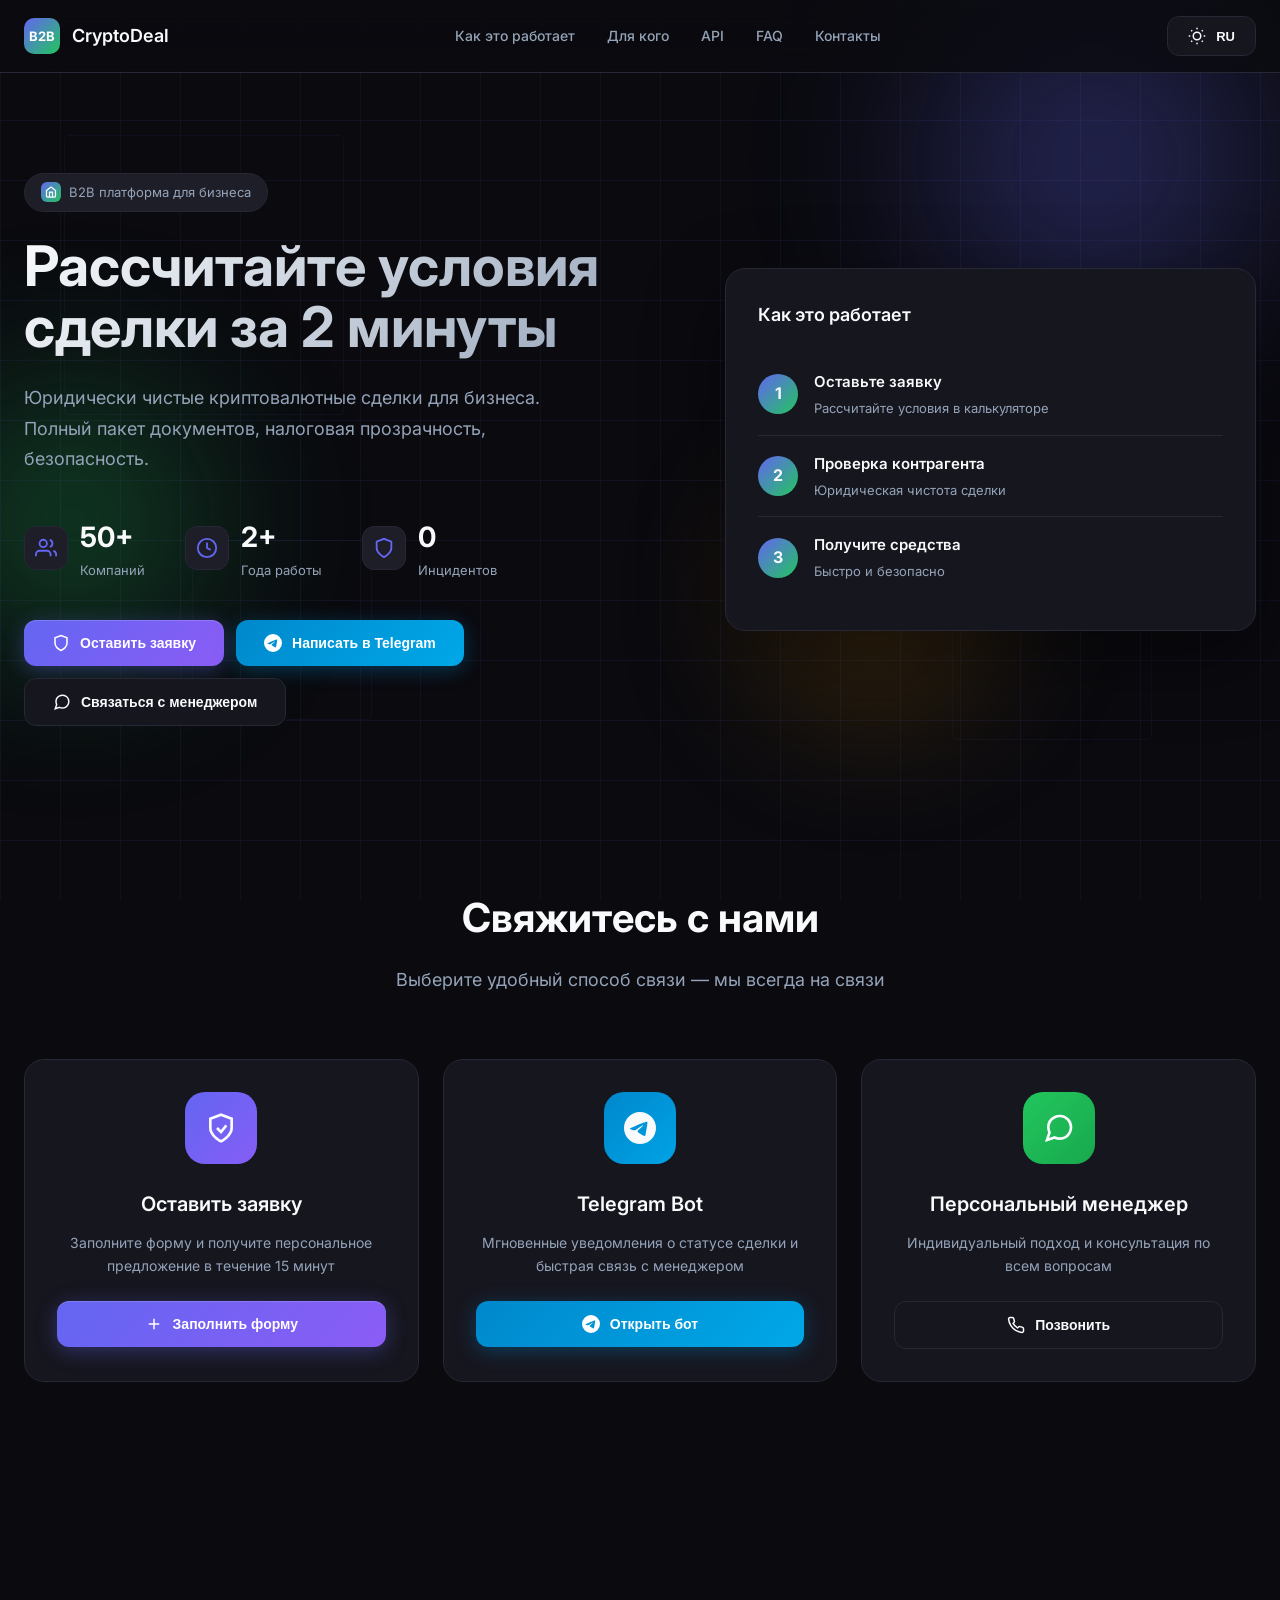
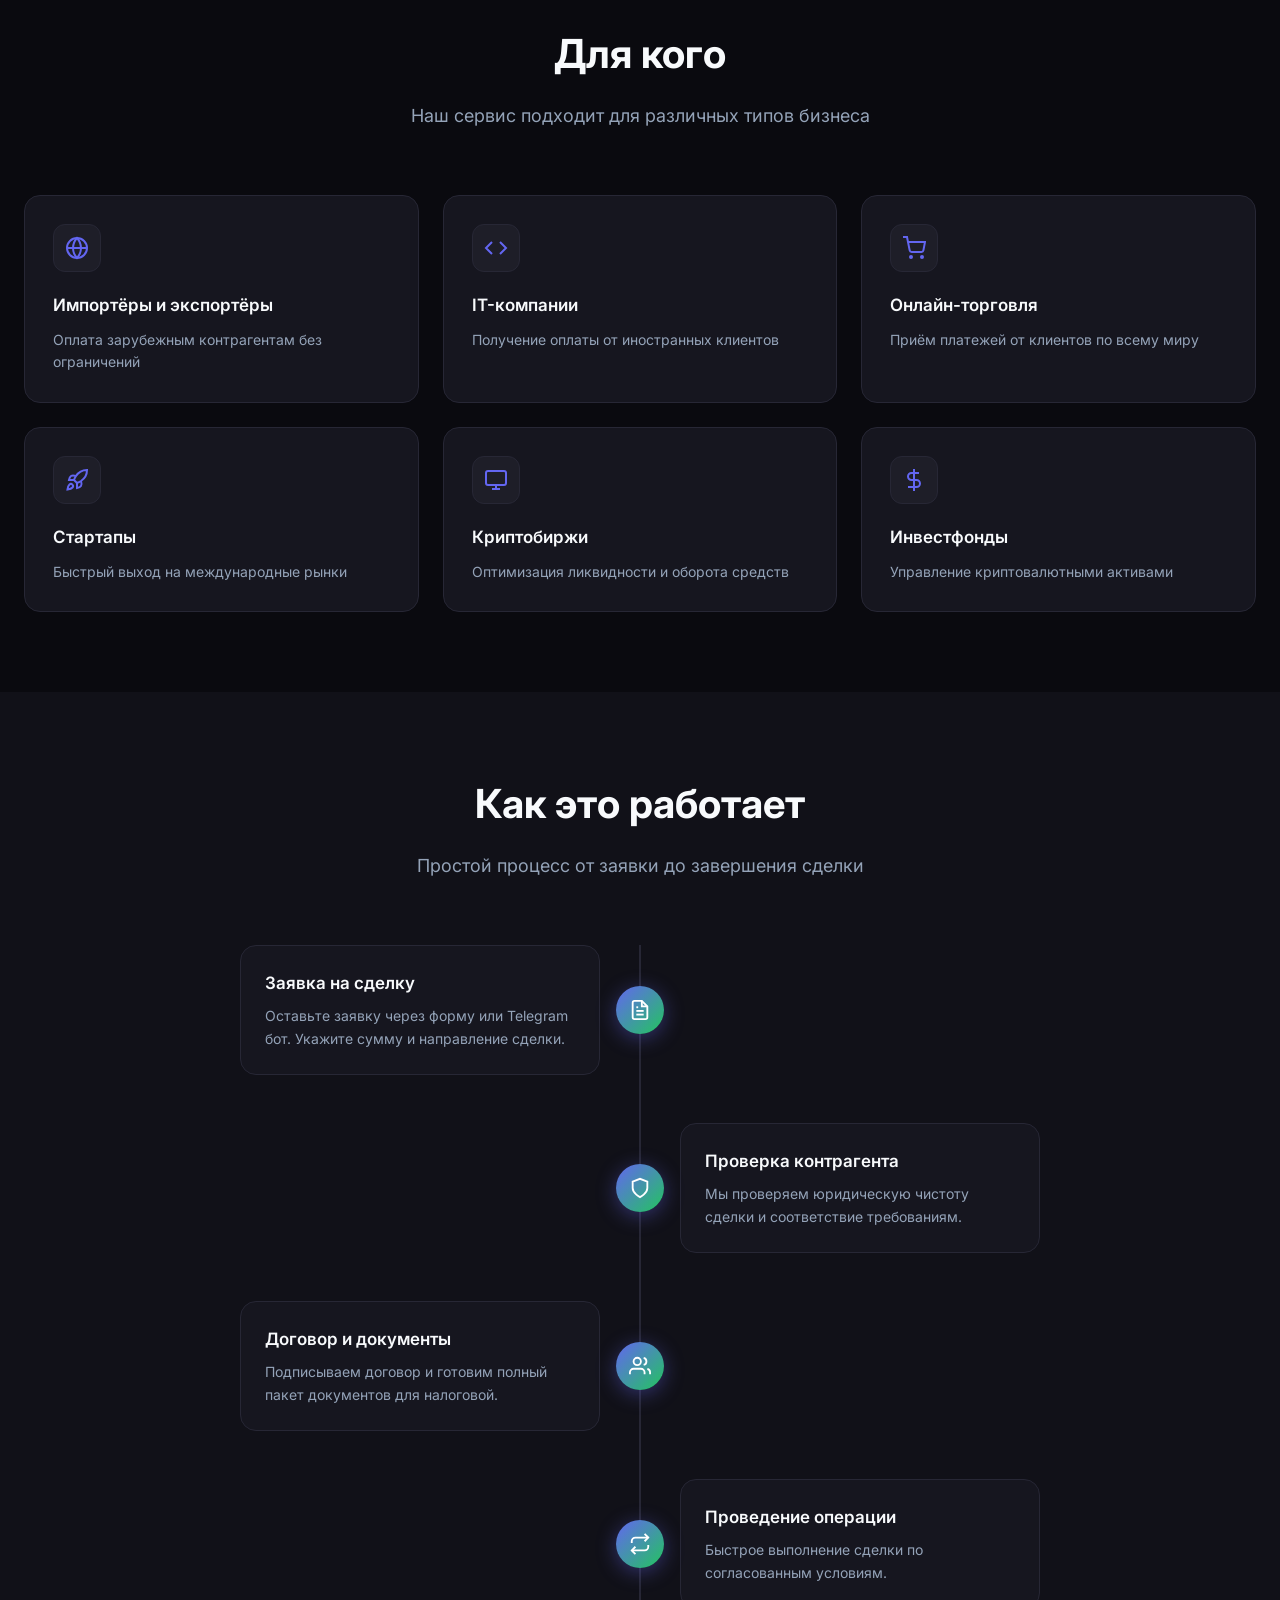
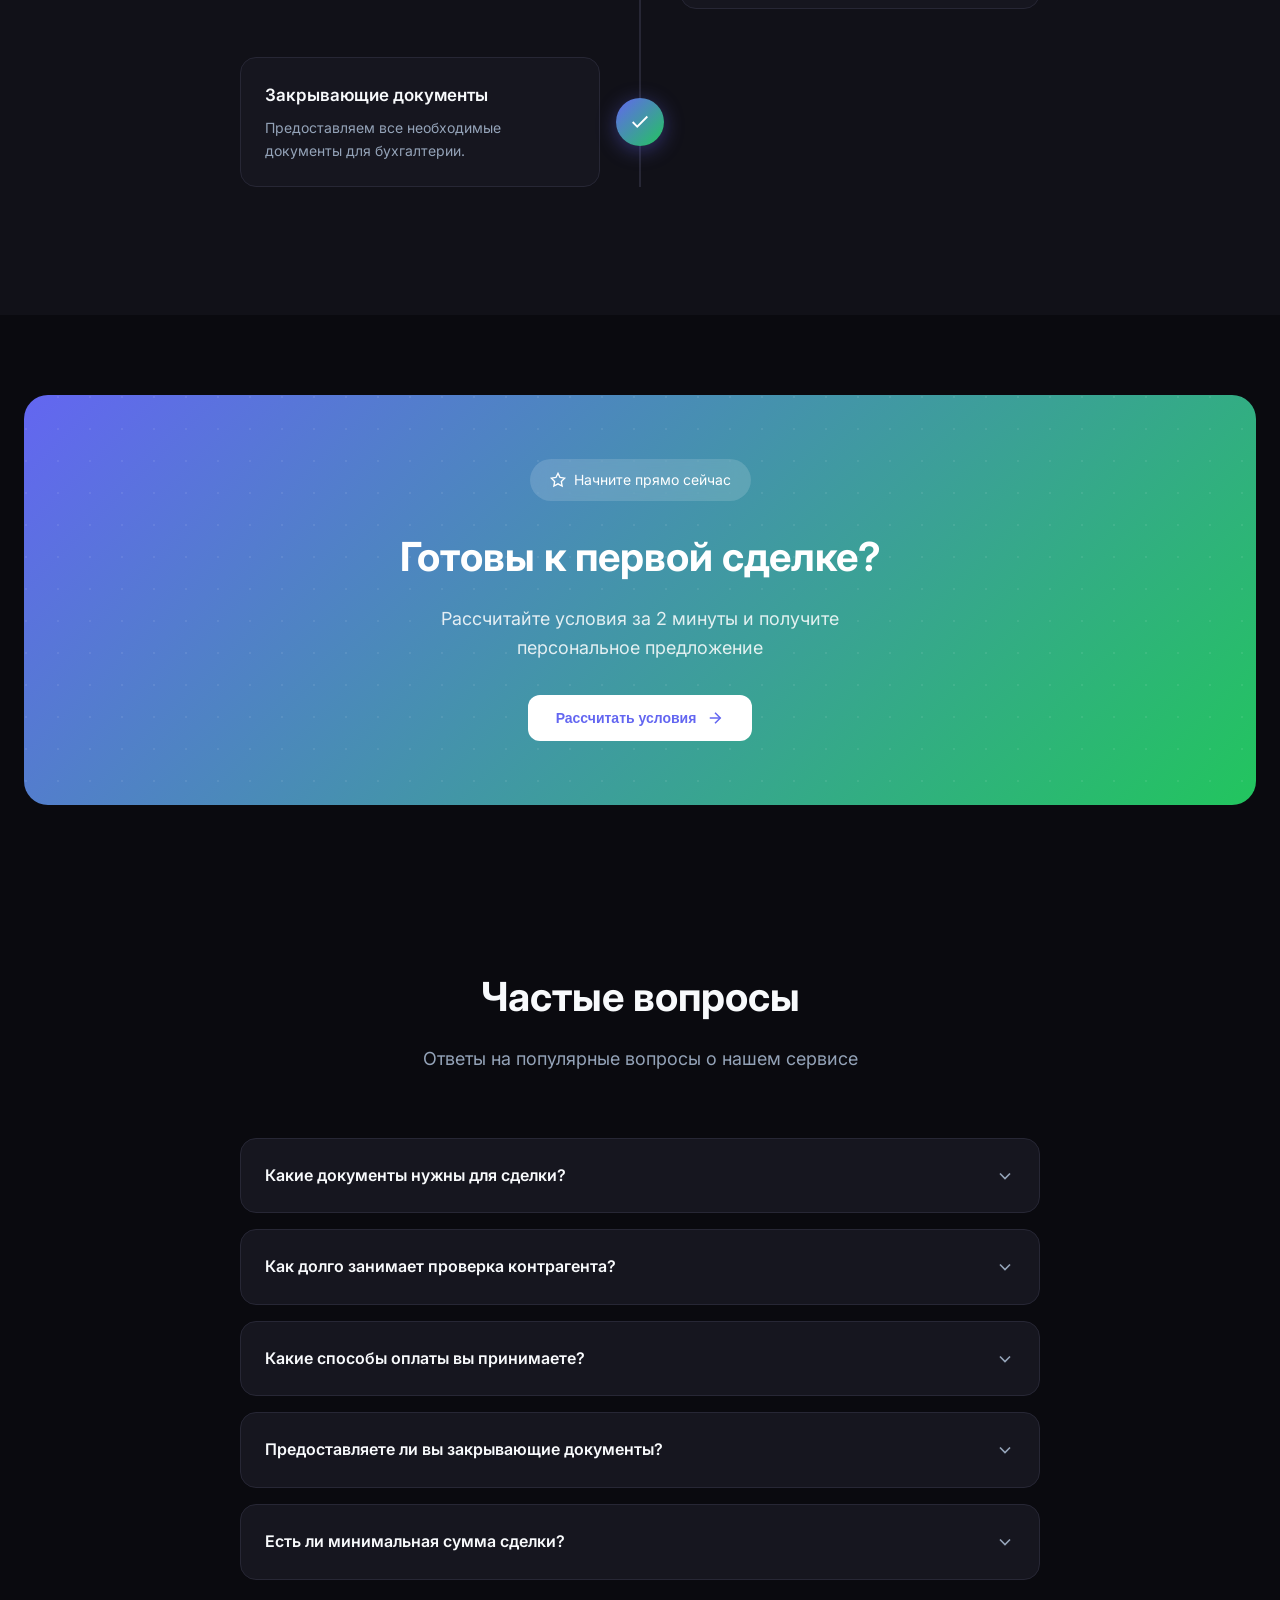
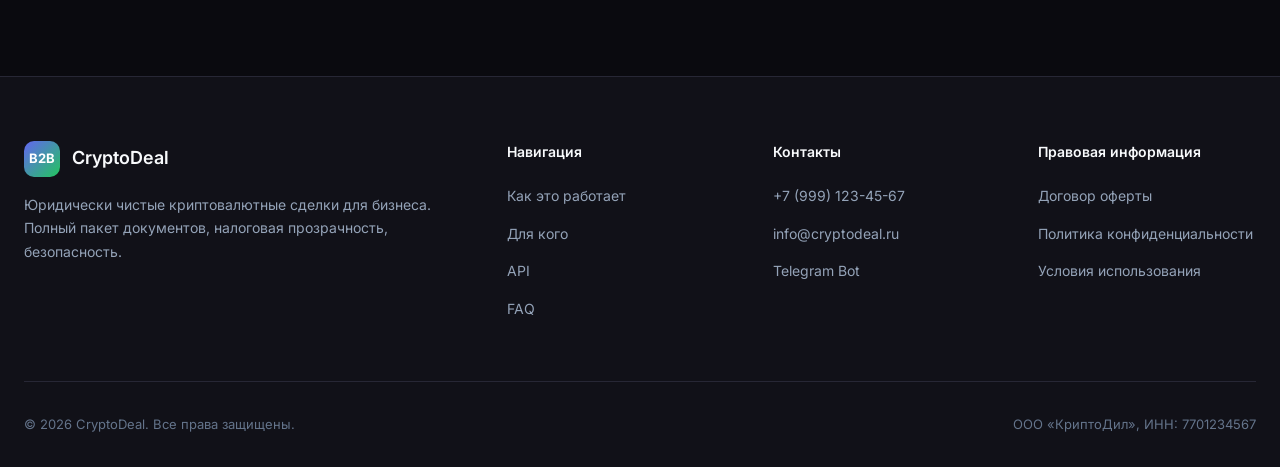
<file: docs/front change/index.html>
<!DOCTYPE html>
<html lang="ru">
<head>
    <meta charset="UTF-8">
    <meta name="viewport" content="width=device-width, initial-scale=1.0">
    <title>CryptoDeal - Визуальный макет улучшений</title>
    <link rel="preconnect" href="https://fonts.googleapis.com">
    <link rel="preconnect" href="https://fonts.gstatic.com" crossorigin>
    <link href="https://fonts.googleapis.com/css2?family=Inter:wght@400;500;600;700&display=swap" rel="stylesheet">
    <style>
        :root {
            /* Цветовая палитра - улучшенная */
            --accent-primary: #6366f1;
            --accent-secondary: #22c55e;
            --accent-tertiary: #f59e0b;
            --danger: #ef4444;
            
            /* Темная тема (по умолчанию) */
            --bg-default: #0a0a0f;
            --bg-subtle: #111118;
            --surface-default: #16161f;
            --surface-raised: #1e1e28;
            --border-default: #272735;
            --border-strong: #3a3a4d;
            --text-primary: #f8fafc;
            --text-secondary: #94a3b8;
            --text-tertiary: #64748b;
            --pattern-grid: rgba(99, 102, 241, 0.08);
            --pattern-shape: rgba(99, 102, 241, 0.15);
            
            /* Статусы */
            --status-pending-bg: rgba(245, 158, 11, 0.15);
            --status-pending-text: #f59e0b;
            --status-verified-bg: rgba(99, 102, 241, 0.15);
            --status-verified-text: #818cf8;
            --status-processing-bg: rgba(99, 102, 241, 0.2);
            --status-processing-text: #6366f1;
            --status-completed-bg: rgba(34, 197, 94, 0.15);
            --status-completed-text: #22c55e;
        }

        * {
            margin: 0;
            padding: 0;
            box-sizing: border-box;
        }

        body {
            font-family: 'Inter', -apple-system, BlinkMacSystemFont, sans-serif;
            background: var(--bg-default);
            color: var(--text-primary);
            line-height: 1.6;
            overflow-x: hidden;
        }

        /* Анимированный фон */
        .animated-background {
            position: fixed;
            inset: 0;
            pointer-events: none;
            z-index: 0;
            overflow: hidden;
        }

        /* Grid Pattern */
        .grid-pattern {
            position: absolute;
            inset: 0;
            background-image: 
                linear-gradient(to right, var(--pattern-grid) 1px, transparent 1px),
                linear-gradient(to bottom, var(--pattern-grid) 1px, transparent 1px);
            background-size: 60px 60px;
            animation: gridPulse 8s ease-in-out infinite;
        }

        @keyframes gridPulse {
            0%, 100% { opacity: 0.3; }
            50% { opacity: 0.6; }
        }

        /* Floating Orbs */
        .orb {
            position: absolute;
            border-radius: 50%;
            filter: blur(80px);
            opacity: 0.4;
            animation: orbFloat 20s ease-in-out infinite;
        }

        .orb-1 {
            width: 500px;
            height: 500px;
            background: radial-gradient(circle, var(--accent-primary) 0%, transparent 70%);
            top: -10%;
            right: -5%;
            animation-delay: 0s;
        }

        .orb-2 {
            width: 400px;
            height: 400px;
            background: radial-gradient(circle, var(--accent-secondary) 0%, transparent 70%);
            bottom: 20%;
            left: -10%;
            animation-delay: -7s;
        }

        .orb-3 {
            width: 300px;
            height: 300px;
            background: radial-gradient(circle, var(--accent-tertiary) 0%, transparent 70%);
            top: 50%;
            right: 20%;
            animation-delay: -14s;
        }

        @keyframes orbFloat {
            0%, 100% { transform: translate(0, 0) scale(1); }
            25% { transform: translate(30px, -30px) scale(1.05); }
            50% { transform: translate(-20px, 20px) scale(0.95); }
            75% { transform: translate(-30px, -20px) scale(1.02); }
        }

        /* Geometric Shapes */
        .geo-shape {
            position: absolute;
            border: 1px solid var(--pattern-shape);
            border-radius: 4px;
            opacity: 0.4;
        }

        .geo-1 {
            width: 280px;
            height: 280px;
            top: 15%;
            left: 5%;
            animation: geoRotate 120s linear infinite, geoDrift 60s ease-in-out infinite;
        }

        .geo-2 {
            width: 200px;
            height: 200px;
            top: 60%;
            right: 10%;
            animation: geoRotate 150s linear infinite reverse, geoDrift 75s ease-in-out infinite reverse;
        }

        .geo-3 {
            width: 180px;
            height: 180px;
            bottom: 20%;
            left: 15%;
            animation: geoRotate 100s linear infinite, geoDrift 50s ease-in-out infinite;
        }

        @keyframes geoRotate {
            from { transform: rotate(0deg); }
            to { transform: rotate(360deg); }
        }

        @keyframes geoDrift {
            0%, 100% { transform: translate(0, 0); }
            50% { transform: translate(20px, -15px); }
        }

        /* Container */
        .container {
            max-width: 1280px;
            margin: 0 auto;
            padding: 0 24px;
            position: relative;
            z-index: 1;
        }

        /* Header */
        .header {
            position: sticky;
            top: 0;
            z-index: 100;
            backdrop-filter: blur(20px);
            background: rgba(10, 10, 15, 0.8);
            border-bottom: 1px solid var(--border-default);
        }

        .header-content {
            display: flex;
            align-items: center;
            justify-content: space-between;
            height: 72px;
        }

        .logo {
            display: flex;
            align-items: center;
            gap: 12px;
            text-decoration: none;
        }

        .logo-icon {
            width: 36px;
            height: 36px;
            background: linear-gradient(135deg, var(--accent-primary), var(--accent-secondary));
            border-radius: 10px;
            display: flex;
            align-items: center;
            justify-content: center;
            font-weight: 700;
            font-size: 13px;
            color: white;
        }

        .logo-text {
            font-weight: 600;
            font-size: 18px;
            color: var(--text-primary);
        }

        .nav {
            display: flex;
            gap: 32px;
        }

        .nav-link {
            color: var(--text-secondary);
            text-decoration: none;
            font-size: 14px;
            font-weight: 500;
            transition: color 0.2s;
            position: relative;
        }

        .nav-link:hover {
            color: var(--text-primary);
        }

        .nav-link::after {
            content: '';
            position: absolute;
            bottom: -4px;
            left: 0;
            width: 0;
            height: 2px;
            background: var(--accent-primary);
            transition: width 0.2s;
        }

        .nav-link:hover::after {
            width: 100%;
        }

        /* Hero Section */
        .hero {
            padding: 100px 0 80px;
            position: relative;
        }

        .hero-grid {
            display: grid;
            grid-template-columns: 1.2fr 1fr;
            gap: 64px;
            align-items: center;
        }

        .badge {
            display: inline-flex;
            align-items: center;
            gap: 8px;
            padding: 8px 16px;
            background: var(--surface-raised);
            border: 1px solid var(--border-default);
            border-radius: 100px;
            font-size: 13px;
            color: var(--text-secondary);
            margin-bottom: 24px;
        }

        .badge-icon {
            width: 20px;
            height: 20px;
            background: linear-gradient(135deg, var(--accent-primary), var(--accent-secondary));
            border-radius: 6px;
            display: flex;
            align-items: center;
            justify-content: center;
        }

        .badge-icon svg {
            width: 12px;
            height: 12px;
            color: white;
        }

        .hero-title {
            font-size: 56px;
            font-weight: 700;
            line-height: 1.1;
            margin-bottom: 24px;
            background: linear-gradient(135deg, var(--text-primary) 0%, var(--text-secondary) 100%);
            -webkit-background-clip: text;
            -webkit-text-fill-color: transparent;
            background-clip: text;
        }

        .hero-subtitle {
            font-size: 18px;
            color: var(--text-secondary);
            margin-bottom: 40px;
            max-width: 540px;
            line-height: 1.7;
        }

        /* Stats */
        .stats {
            display: flex;
            gap: 40px;
            margin-bottom: 40px;
        }

        .stat {
            display: flex;
            align-items: center;
            gap: 12px;
        }

        .stat-icon {
            width: 44px;
            height: 44px;
            background: var(--surface-raised);
            border: 1px solid var(--border-default);
            border-radius: 12px;
            display: flex;
            align-items: center;
            justify-content: center;
        }

        .stat-icon svg {
            width: 22px;
            height: 22px;
            color: var(--accent-primary);
        }

        .stat-value {
            font-size: 28px;
            font-weight: 700;
            color: var(--text-primary);
        }

        .stat-label {
            font-size: 13px;
            color: var(--text-secondary);
        }

        /* CTA Block - УЛУЧШЕННЫЙ */
        .cta-block {
            display: flex;
            flex-wrap: wrap;
            gap: 12px;
        }

        .btn {
            display: inline-flex;
            align-items: center;
            justify-content: center;
            gap: 10px;
            padding: 14px 28px;
            border-radius: 12px;
            font-size: 14px;
            font-weight: 600;
            cursor: pointer;
            transition: all 0.25s cubic-bezier(0.4, 0, 0.2, 1);
            border: none;
            text-decoration: none;
        }

        .btn-primary {
            background: linear-gradient(135deg, var(--accent-primary), #8b5cf6);
            color: white;
            box-shadow: 0 4px 20px rgba(99, 102, 241, 0.35), 
                        inset 0 1px 0 rgba(255, 255, 255, 0.15);
        }

        .btn-primary:hover {
            transform: translateY(-2px);
            box-shadow: 0 8px 30px rgba(99, 102, 241, 0.5), 
                        inset 0 1px 0 rgba(255, 255, 255, 0.2);
        }

        .btn-primary:active {
            transform: translateY(0);
        }

        .btn-secondary {
            background: var(--surface-default);
            color: var(--text-primary);
            border: 1px solid var(--border-default);
            position: relative;
            overflow: hidden;
        }

        .btn-secondary::before {
            content: '';
            position: absolute;
            inset: 0;
            background: linear-gradient(135deg, rgba(99, 102, 241, 0.1), transparent);
            opacity: 0;
            transition: opacity 0.3s;
        }

        .btn-secondary:hover {
            border-color: var(--accent-primary);
            transform: translateY(-2px);
            box-shadow: 0 4px 20px rgba(99, 102, 241, 0.15);
        }

        .btn-secondary:hover::before {
            opacity: 1;
        }

        .btn-telegram {
            background: linear-gradient(135deg, #0088cc, #00a8e8);
            color: white;
            box-shadow: 0 4px 20px rgba(0, 136, 204, 0.35);
        }

        .btn-telegram:hover {
            transform: translateY(-2px);
            box-shadow: 0 8px 30px rgba(0, 136, 204, 0.5);
        }

        .btn-icon {
            width: 18px;
            height: 18px;
        }

        /* Hero Card */
        .hero-card {
            background: var(--surface-default);
            border: 1px solid var(--border-default);
            border-radius: 20px;
            padding: 32px;
            box-shadow: 0 25px 80px rgba(0, 0, 0, 0.4);
        }

        .hero-card-title {
            font-size: 18px;
            font-weight: 600;
            margin-bottom: 24px;
        }

        .process-step {
            display: flex;
            align-items: center;
            gap: 16px;
            padding: 16px 0;
            border-bottom: 1px solid var(--border-default);
        }

        .process-step:last-child {
            border-bottom: none;
        }

        .step-number {
            width: 40px;
            height: 40px;
            background: linear-gradient(135deg, var(--accent-primary), var(--accent-secondary));
            border-radius: 50%;
            display: flex;
            align-items: center;
            justify-content: center;
            font-weight: 700;
            font-size: 16px;
            flex-shrink: 0;
        }

        .step-content h4 {
            font-size: 15px;
            font-weight: 600;
            margin-bottom: 4px;
        }

        .step-content p {
            font-size: 13px;
            color: var(--text-secondary);
        }

        /* Section */
        .section {
            padding: 80px 0;
        }

        .section-header {
            text-align: center;
            margin-bottom: 64px;
        }

        .section-title {
            font-size: 40px;
            font-weight: 700;
            margin-bottom: 16px;
        }

        .section-subtitle {
            font-size: 18px;
            color: var(--text-secondary);
            max-width: 600px;
            margin: 0 auto;
        }

        /* Contact Cards - УЛУЧШЕННЫЕ */
        .contact-cards {
            display: grid;
            grid-template-columns: repeat(3, 1fr);
            gap: 24px;
            margin-bottom: 80px;
        }

        .contact-card {
            background: var(--surface-default);
            border: 1px solid var(--border-default);
            border-radius: 20px;
            padding: 32px;
            text-align: center;
            transition: all 0.4s cubic-bezier(0.4, 0, 0.2, 1);
            position: relative;
            overflow: hidden;
        }

        .contact-card::before {
            content: '';
            position: absolute;
            top: 0;
            left: 0;
            right: 0;
            height: 3px;
            background: linear-gradient(90deg, var(--accent-primary), var(--accent-secondary));
            transform: scaleX(0);
            transition: transform 0.4s;
        }

        .contact-card:hover {
            transform: translateY(-8px);
            border-color: var(--accent-primary);
            box-shadow: 0 20px 60px rgba(99, 102, 241, 0.2);
        }

        .contact-card:hover::before {
            transform: scaleX(1);
        }

        .contact-card-icon {
            width: 72px;
            height: 72px;
            margin: 0 auto 24px;
            border-radius: 20px;
            display: flex;
            align-items: center;
            justify-content: center;
            position: relative;
        }

        .contact-card-icon::before {
            content: '';
            position: absolute;
            inset: 0;
            border-radius: 20px;
            opacity: 0.15;
        }

        .contact-card-icon svg {
            width: 32px;
            height: 32px;
            position: relative;
            z-index: 1;
        }

        .contact-card.request .contact-card-icon {
            background: linear-gradient(135deg, var(--accent-primary), #8b5cf6);
        }

        .contact-card.request .contact-card-icon::before {
            background: var(--accent-primary);
        }

        .contact-card.telegram .contact-card-icon {
            background: linear-gradient(135deg, #0088cc, #00a8e8);
        }

        .contact-card.telegram .contact-card-icon::before {
            background: #0088cc;
        }

        .contact-card.manager .contact-card-icon {
            background: linear-gradient(135deg, var(--accent-secondary), #16a34a);
        }

        .contact-card.manager .contact-card-icon::before {
            background: var(--accent-secondary);
        }

        .contact-card h3 {
            font-size: 20px;
            font-weight: 600;
            margin-bottom: 12px;
        }

        .contact-card p {
            font-size: 14px;
            color: var(--text-secondary);
            margin-bottom: 24px;
            line-height: 1.6;
        }

        .contact-card .btn {
            width: 100%;
        }

        /* Features Grid */
        .features-grid {
            display: grid;
            grid-template-columns: repeat(3, 1fr);
            gap: 24px;
        }

        .feature-card {
            background: var(--surface-default);
            border: 1px solid var(--border-default);
            border-radius: 16px;
            padding: 28px;
            transition: all 0.3s;
        }

        .feature-card:hover {
            transform: translateY(-4px);
            border-color: var(--border-strong);
            box-shadow: 0 12px 40px rgba(0, 0, 0, 0.3);
        }

        .feature-icon {
            width: 48px;
            height: 48px;
            background: var(--surface-raised);
            border: 1px solid var(--border-default);
            border-radius: 12px;
            display: flex;
            align-items: center;
            justify-content: center;
            margin-bottom: 20px;
        }

        .feature-icon svg {
            width: 24px;
            height: 24px;
            color: var(--accent-primary);
        }

        .feature-card h3 {
            font-size: 17px;
            font-weight: 600;
            margin-bottom: 10px;
        }

        .feature-card p {
            font-size: 14px;
            color: var(--text-secondary);
            line-height: 1.6;
        }

        /* How It Works */
        .how-it-works {
            background: var(--bg-subtle);
            position: relative;
        }

        .timeline {
            max-width: 800px;
            margin: 0 auto;
            position: relative;
        }

        .timeline::before {
            content: '';
            position: absolute;
            left: 50%;
            top: 0;
            bottom: 0;
            width: 2px;
            background: var(--border-default);
            transform: translateX(-50%);
        }

        .timeline-item {
            display: flex;
            align-items: center;
            margin-bottom: 48px;
            position: relative;
        }

        .timeline-item:nth-child(even) {
            flex-direction: row-reverse;
        }

        .timeline-content {
            width: 45%;
            background: var(--surface-default);
            border: 1px solid var(--border-default);
            border-radius: 16px;
            padding: 24px;
        }

        .timeline-content h3 {
            font-size: 17px;
            font-weight: 600;
            margin-bottom: 8px;
        }

        .timeline-content p {
            font-size: 14px;
            color: var(--text-secondary);
        }

        .timeline-dot {
            position: absolute;
            left: 50%;
            transform: translateX(-50%);
            width: 48px;
            height: 48px;
            background: linear-gradient(135deg, var(--accent-primary), var(--accent-secondary));
            border-radius: 50%;
            display: flex;
            align-items: center;
            justify-content: center;
            box-shadow: 0 4px 20px rgba(99, 102, 241, 0.4);
        }

        .timeline-dot svg {
            width: 22px;
            height: 22px;
            color: white;
        }

        /* CTA Banner */
        .cta-banner {
            padding: 80px 0;
        }

        .cta-banner-inner {
            background: linear-gradient(135deg, var(--accent-primary), var(--accent-secondary));
            border-radius: 24px;
            padding: 64px;
            text-align: center;
            position: relative;
            overflow: hidden;
        }

        .cta-banner-inner::before {
            content: '';
            position: absolute;
            inset: 0;
            background-image: radial-gradient(circle at 2px 2px, rgba(255,255,255,0.15) 1px, transparent 0);
            background-size: 32px 32px;
            opacity: 0.5;
        }

        .cta-banner-badge {
            display: inline-flex;
            align-items: center;
            gap: 8px;
            padding: 10px 20px;
            background: rgba(255, 255, 255, 0.15);
            backdrop-filter: blur(10px);
            border-radius: 100px;
            font-size: 14px;
            color: white;
            margin-bottom: 24px;
            position: relative;
            z-index: 1;
        }

        .cta-banner h2 {
            font-size: 40px;
            font-weight: 700;
            color: white;
            margin-bottom: 16px;
            position: relative;
            z-index: 1;
        }

        .cta-banner p {
            font-size: 18px;
            color: rgba(255, 255, 255, 0.85);
            max-width: 500px;
            margin: 0 auto 32px;
            position: relative;
            z-index: 1;
        }

        .btn-white {
            background: white;
            color: var(--accent-primary);
            position: relative;
            z-index: 1;
        }

        .btn-white:hover {
            transform: translateY(-2px);
            box-shadow: 0 8px 30px rgba(0, 0, 0, 0.2);
        }

        /* FAQ */
        .faq-list {
            max-width: 800px;
            margin: 0 auto;
        }

        .faq-item {
            background: var(--surface-default);
            border: 1px solid var(--border-default);
            border-radius: 16px;
            margin-bottom: 16px;
            overflow: hidden;
            transition: all 0.3s;
        }

        .faq-item:hover {
            border-color: var(--border-strong);
        }

        .faq-question {
            padding: 24px;
            display: flex;
            align-items: center;
            justify-content: space-between;
            cursor: pointer;
            font-weight: 600;
            font-size: 16px;
        }

        .faq-question svg {
            width: 20px;
            height: 20px;
            color: var(--text-secondary);
            transition: transform 0.3s;
        }

        .faq-item.active .faq-question svg {
            transform: rotate(180deg);
        }

        .faq-answer {
            padding: 0 24px;
            max-height: 0;
            overflow: hidden;
            transition: all 0.3s;
        }

        .faq-item.active .faq-answer {
            padding: 0 24px 24px;
            max-height: 200px;
        }

        .faq-answer p {
            color: var(--text-secondary);
            line-height: 1.7;
        }

        /* Footer */
        .footer {
            background: var(--bg-subtle);
            border-top: 1px solid var(--border-default);
            padding: 64px 0 32px;
        }

        .footer-grid {
            display: grid;
            grid-template-columns: 2fr 1fr 1fr 1fr;
            gap: 48px;
            margin-bottom: 48px;
        }

        .footer-brand p {
            color: var(--text-secondary);
            font-size: 14px;
            margin-top: 16px;
            line-height: 1.7;
        }

        .footer-title {
            font-size: 14px;
            font-weight: 600;
            margin-bottom: 20px;
            color: var(--text-primary);
        }

        .footer-links {
            list-style: none;
        }

        .footer-links li {
            margin-bottom: 12px;
        }

        .footer-links a {
            color: var(--text-secondary);
            text-decoration: none;
            font-size: 14px;
            transition: color 0.2s;
        }

        .footer-links a:hover {
            color: var(--text-primary);
        }

        .footer-bottom {
            border-top: 1px solid var(--border-default);
            padding-top: 32px;
            display: flex;
            justify-content: space-between;
            align-items: center;
        }

        .footer-bottom p {
            font-size: 13px;
            color: var(--text-tertiary);
        }

        /* Responsive */
        @media (max-width: 1024px) {
            .hero-grid {
                grid-template-columns: 1fr;
                gap: 48px;
            }

            .hero-card {
                display: none;
            }

            .hero-title {
                font-size: 42px;
            }

            .contact-cards,
            .features-grid {
                grid-template-columns: repeat(2, 1fr);
            }

            .footer-grid {
                grid-template-columns: repeat(2, 1fr);
            }

            .timeline::before {
                left: 24px;
            }

            .timeline-item,
            .timeline-item:nth-child(even) {
                flex-direction: row;
                padding-left: 64px;
            }

            .timeline-content {
                width: 100%;
            }

            .timeline-dot {
                left: 24px;
                transform: none;
            }
        }

        @media (max-width: 640px) {
            .nav {
                display: none;
            }

            .hero-title {
                font-size: 32px;
            }

            .stats {
                flex-direction: column;
                gap: 24px;
            }

            .cta-block {
                flex-direction: column;
            }

            .btn {
                width: 100%;
            }

            .contact-cards,
            .features-grid {
                grid-template-columns: 1fr;
            }

            .footer-grid {
                grid-template-columns: 1fr;
                gap: 32px;
            }

            .footer-bottom {
                flex-direction: column;
                gap: 16px;
                text-align: center;
            }

            .cta-banner-inner {
                padding: 40px 24px;
            }

            .cta-banner h2 {
                font-size: 28px;
            }
        }

        /* Animations */
        @keyframes fadeInUp {
            from {
                opacity: 0;
                transform: translateY(30px);
            }
            to {
                opacity: 1;
                transform: translateY(0);
            }
        }

        .animate-in {
            animation: fadeInUp 0.6s ease-out forwards;
        }

        .delay-1 { animation-delay: 0.1s; }
        .delay-2 { animation-delay: 0.2s; }
        .delay-3 { animation-delay: 0.3s; }
        .delay-4 { animation-delay: 0.4s; }
    </style>
</head>
<body>
    <!-- Animated Background -->
    <div class="animated-background">
        <div class="grid-pattern"></div>
        <div class="orb orb-1"></div>
        <div class="orb orb-2"></div>
        <div class="orb orb-3"></div>
        <div class="geo-shape geo-1"></div>
        <div class="geo-shape geo-2"></div>
        <div class="geo-shape geo-3"></div>
    </div>

    <!-- Header -->
    <header class="header">
        <div class="container">
            <div class="header-content">
                <a href="#" class="logo">
                    <div class="logo-icon">B2B</div>
                    <span class="logo-text">CryptoDeal</span>
                </a>
                <nav class="nav">
                    <a href="#how-it-works" class="nav-link">Как это работает</a>
                    <a href="#for-whom" class="nav-link">Для кого</a>
                    <a href="#api" class="nav-link">API</a>
                    <a href="#faq" class="nav-link">FAQ</a>
                    <a href="#contacts" class="nav-link">Контакты</a>
                </nav>
                <div style="display: flex; gap: 12px; align-items: center;">
                    <button class="btn btn-secondary" style="padding: 10px 20px; font-size: 13px;">
                        <svg class="btn-icon" viewBox="0 0 24 24" fill="none" stroke="currentColor" stroke-width="2">
                            <circle cx="12" cy="12" r="5"/>
                            <path d="M12 1v2M12 21v2M4.22 4.22l1.42 1.42M18.36 18.36l1.42 1.42M1 12h2M21 12h2M4.22 19.78l1.42-1.42M18.36 5.64l1.42-1.42"/>
                        </svg>
                        RU
                    </button>
                </div>
            </div>
        </div>
    </header>

    <!-- Hero Section -->
    <section class="hero">
        <div class="container">
            <div class="hero-grid">
                <div class="hero-content">
                    <div class="badge animate-in">
                        <div class="badge-icon">
                            <svg viewBox="0 0 24 24" fill="none" stroke="currentColor" stroke-width="2.5">
                                <path d="M3 9l9-7 9 7v11a2 2 0 0 1-2 2H5a2 2 0 0 1-2-2z"/>
                                <polyline points="9 22 9 12 15 12 15 22"/>
                            </svg>
                        </div>
                        B2B платформа для бизнеса
                    </div>
                    <h1 class="hero-title animate-in delay-1">
                        Рассчитайте условия сделки за 2 минуты
                    </h1>
                    <p class="hero-subtitle animate-in delay-2">
                        Юридически чистые криптовалютные сделки для бизнеса. 
                        Полный пакет документов, налоговая прозрачность, безопасность.
                    </p>
                    
                    <div class="stats animate-in delay-3">
                        <div class="stat">
                            <div class="stat-icon">
                                <svg viewBox="0 0 24 24" fill="none" stroke="currentColor" stroke-width="2">
                                    <path d="M17 21v-2a4 4 0 0 0-4-4H5a4 4 0 0 0-4 4v2"/>
                                    <circle cx="9" cy="7" r="4"/>
                                    <path d="M23 21v-2a4 4 0 0 0-3-3.87"/>
                                    <path d="M16 3.13a4 4 0 0 1 0 7.75"/>
                                </svg>
                            </div>
                            <div>
                                <div class="stat-value">50+</div>
                                <div class="stat-label">Компаний</div>
                            </div>
                        </div>
                        <div class="stat">
                            <div class="stat-icon">
                                <svg viewBox="0 0 24 24" fill="none" stroke="currentColor" stroke-width="2">
                                    <circle cx="12" cy="12" r="10"/>
                                    <polyline points="12 6 12 12 16 14"/>
                                </svg>
                            </div>
                            <div>
                                <div class="stat-value">2+</div>
                                <div class="stat-label">Года работы</div>
                            </div>
                        </div>
                        <div class="stat">
                            <div class="stat-icon">
                                <svg viewBox="0 0 24 24" fill="none" stroke="currentColor" stroke-width="2">
                                    <path d="M12 22s8-4 8-10V5l-8-3-8 3v7c0 6 8 10 8 10z"/>
                                </svg>
                            </div>
                            <div>
                                <div class="stat-value">0</div>
                                <div class="stat-label">Инцидентов</div>
                            </div>
                        </div>
                    </div>

                    <!-- УЛУЧШЕННЫЙ CTA БЛОК -->
                    <div class="cta-block animate-in delay-4">
                        <button class="btn btn-primary">
                            <svg class="btn-icon" viewBox="0 0 24 24" fill="none" stroke="currentColor" stroke-width="2">
                                <path d="M12 22s8-4 8-10V5l-8-3-8 3v7c0 6 8 10 8 10z"/>
                            </svg>
                            Оставить заявку
                        </button>
                        <button class="btn btn-telegram">
                            <svg class="btn-icon" viewBox="0 0 24 24" fill="currentColor">
                                <path d="M11.944 0A12 12 0 0 0 0 12a12 12 0 0 0 12 12 12 12 0 0 0 12-12A12 12 0 0 0 12 0a12 12 0 0 0-.056 0zm4.962 7.224c.1-.002.321.023.465.14a.506.506 0 0 1 .171.325c.016.093.036.306.02.472-.18 1.898-.962 6.502-1.36 8.627-.168.9-.499 1.201-.82 1.23-.696.065-1.225-.46-1.9-.902-1.056-.693-1.653-1.124-2.678-1.8-1.185-.78-.417-1.21.258-1.91.177-.184 3.247-2.977 3.307-3.23.007-.032.014-.15-.056-.212s-.174-.041-.249-.024c-.106.024-1.793 1.14-5.061 3.345-.48.33-.913.49-1.302.48-.428-.008-1.252-.241-1.865-.44-.752-.245-1.349-.374-1.297-.789.027-.216.325-.437.893-.663 3.498-1.524 5.83-2.529 6.998-3.014 3.332-1.386 4.025-1.627 4.476-1.635z"/>
                            </svg>
                            Написать в Telegram
                        </button>
                        <button class="btn btn-secondary">
                            <svg class="btn-icon" viewBox="0 0 24 24" fill="none" stroke="currentColor" stroke-width="2">
                                <path d="M21 11.5a8.38 8.38 0 0 1-.9 3.8 8.5 8.5 0 0 1-7.6 4.7 8.38 8.38 0 0 1-3.8-.9L3 21l1.9-5.7a8.38 8.38 0 0 1-.9-3.8 8.5 8.5 0 0 1 4.7-7.6 8.38 8.38 0 0 1 3.8-.9h.5a8.48 8.48 0 0 1 8 8v.5z"/>
                            </svg>
                            Связаться с менеджером
                        </button>
                    </div>
                </div>

                <div class="hero-card animate-in delay-3">
                    <h3 class="hero-card-title">Как это работает</h3>
                    <div class="process-step">
                        <div class="step-number">1</div>
                        <div class="step-content">
                            <h4>Оставьте заявку</h4>
                            <p>Рассчитайте условия в калькуляторе</p>
                        </div>
                    </div>
                    <div class="process-step">
                        <div class="step-number">2</div>
                        <div class="step-content">
                            <h4>Проверка контрагента</h4>
                            <p>Юридическая чистота сделки</p>
                        </div>
                    </div>
                    <div class="process-step">
                        <div class="step-number">3</div>
                        <div class="step-content">
                            <h4>Получите средства</h4>
                            <p>Быстро и безопасно</p>
                        </div>
                    </div>
                </div>
            </div>
        </div>
    </section>

    <!-- Contact Cards Section - УЛУЧШЕННЫЕ КАРТОЧКИ -->
    <section class="section" id="contacts">
        <div class="container">
            <div class="section-header">
                <h2 class="section-title">Свяжитесь с нами</h2>
                <p class="section-subtitle">Выберите удобный способ связи — мы всегда на связи</p>
            </div>
            
            <div class="contact-cards">
                <div class="contact-card request">
                    <div class="contact-card-icon">
                        <svg viewBox="0 0 24 24" fill="none" stroke="currentColor" stroke-width="2">
                            <path d="M12 22s8-4 8-10V5l-8-3-8 3v7c0 6 8 10 8 10z"/>
                            <polyline points="9 12 12 15 16 10"/>
                        </svg>
                    </div>
                    <h3>Оставить заявку</h3>
                    <p>Заполните форму и получите персональное предложение в течение 15 минут</p>
                    <button class="btn btn-primary">
                        <svg class="btn-icon" viewBox="0 0 24 24" fill="none" stroke="currentColor" stroke-width="2">
                            <line x1="12" y1="5" x2="12" y2="19"/>
                            <line x1="5" y1="12" x2="19" y2="12"/>
                        </svg>
                        Заполнить форму
                    </button>
                </div>

                <div class="contact-card telegram">
                    <div class="contact-card-icon">
                        <svg viewBox="0 0 24 24" fill="currentColor">
                            <path d="M11.944 0A12 12 0 0 0 0 12a12 12 0 0 0 12 12 12 12 0 0 0 12-12A12 12 0 0 0 12 0a12 12 0 0 0-.056 0zm4.962 7.224c.1-.002.321.023.465.14a.506.506 0 0 1 .171.325c.016.093.036.306.02.472-.18 1.898-.962 6.502-1.36 8.627-.168.9-.499 1.201-.82 1.23-.696.065-1.225-.46-1.9-.902-1.056-.693-1.653-1.124-2.678-1.8-1.185-.78-.417-1.21.258-1.91.177-.184 3.247-2.977 3.307-3.23.007-.032.014-.15-.056-.212s-.174-.041-.249-.024c-.106.024-1.793 1.14-5.061 3.345-.48.33-.913.49-1.302.48-.428-.008-1.252-.241-1.865-.44-.752-.245-1.349-.374-1.297-.789.027-.216.325-.437.893-.663 3.498-1.524 5.83-2.529 6.998-3.014 3.332-1.386 4.025-1.627 4.476-1.635z"/>
                        </svg>
                    </div>
                    <h3>Telegram Bot</h3>
                    <p>Мгновенные уведомления о статусе сделки и быстрая связь с менеджером</p>
                    <button class="btn btn-telegram">
                        <svg class="btn-icon" viewBox="0 0 24 24" fill="currentColor">
                            <path d="M11.944 0A12 12 0 0 0 0 12a12 12 0 0 0 12 12 12 12 0 0 0 12-12A12 12 0 0 0 12 0a12 12 0 0 0-.056 0zm4.962 7.224c.1-.002.321.023.465.14a.506.506 0 0 1 .171.325c.016.093.036.306.02.472-.18 1.898-.962 6.502-1.36 8.627-.168.9-.499 1.201-.82 1.23-.696.065-1.225-.46-1.9-.902-1.056-.693-1.653-1.124-2.678-1.8-1.185-.78-.417-1.21.258-1.91.177-.184 3.247-2.977 3.307-3.23.007-.032.014-.15-.056-.212s-.174-.041-.249-.024c-.106.024-1.793 1.14-5.061 3.345-.48.33-.913.49-1.302.48-.428-.008-1.252-.241-1.865-.44-.752-.245-1.349-.374-1.297-.789.027-.216.325-.437.893-.663 3.498-1.524 5.83-2.529 6.998-3.014 3.332-1.386 4.025-1.627 4.476-1.635z"/>
                        </svg>
                        Открыть бот
                    </button>
                </div>

                <div class="contact-card manager">
                    <div class="contact-card-icon">
                        <svg viewBox="0 0 24 24" fill="none" stroke="currentColor" stroke-width="2">
                            <path d="M21 11.5a8.38 8.38 0 0 1-.9 3.8 8.5 8.5 0 0 1-7.6 4.7 8.38 8.38 0 0 1-3.8-.9L3 21l1.9-5.7a8.38 8.38 0 0 1-.9-3.8 8.5 8.5 0 0 1 4.7-7.6 8.38 8.38 0 0 1 3.8-.9h.5a8.48 8.48 0 0 1 8 8v.5z"/>
                        </svg>
                    </div>
                    <h3>Персональный менеджер</h3>
                    <p>Индивидуальный подход и консультация по всем вопросам</p>
                    <button class="btn btn-secondary">
                        <svg class="btn-icon" viewBox="0 0 24 24" fill="none" stroke="currentColor" stroke-width="2">
                            <path d="M22 16.92v3a2 2 0 0 1-2.18 2 19.79 19.79 0 0 1-8.63-3.07 19.5 19.5 0 0 1-6-6 19.79 19.79 0 0 1-3.07-8.67A2 2 0 0 1 4.11 2h3a2 2 0 0 1 2 1.72 12.84 12.84 0 0 0 .7 2.81 2 2 0 0 1-.45 2.11L8.09 9.91a16 16 0 0 0 6 6l1.27-1.27a2 2 0 0 1 2.11-.45 12.84 12.84 0 0 0 2.81.7A2 2 0 0 1 22 16.92z"/>
                        </svg>
                        Позвонить
                    </button>
                </div>
            </div>
        </div>
    </section>

    <!-- For Whom Section -->
    <section class="section" id="for-whom">
        <div class="container">
            <div class="section-header">
                <h2 class="section-title">Для кого</h2>
                <p class="section-subtitle">Наш сервис подходит для различных типов бизнеса</p>
            </div>
            
            <div class="features-grid">
                <div class="feature-card">
                    <div class="feature-icon">
                        <svg viewBox="0 0 24 24" fill="none" stroke="currentColor" stroke-width="2">
                            <circle cx="12" cy="12" r="10"/>
                            <line x1="2" y1="12" x2="22" y2="12"/>
                            <path d="M12 2a15.3 15.3 0 0 1 4 10 15.3 15.3 0 0 1-4 10 15.3 15.3 0 0 1-4-10 15.3 15.3 0 0 1 4-10z"/>
                        </svg>
                    </div>
                    <h3>Импортёры и экспортёры</h3>
                    <p>Оплата зарубежным контрагентам без ограничений</p>
                </div>
                <div class="feature-card">
                    <div class="feature-icon">
                        <svg viewBox="0 0 24 24" fill="none" stroke="currentColor" stroke-width="2">
                            <polyline points="16 18 22 12 16 6"/>
                            <polyline points="8 6 2 12 8 18"/>
                        </svg>
                    </div>
                    <h3>IT-компании</h3>
                    <p>Получение оплаты от иностранных клиентов</p>
                </div>
                <div class="feature-card">
                    <div class="feature-icon">
                        <svg viewBox="0 0 24 24" fill="none" stroke="currentColor" stroke-width="2">
                            <circle cx="9" cy="21" r="1"/>
                            <circle cx="20" cy="21" r="1"/>
                            <path d="M1 1h4l2.68 13.39a2 2 0 0 0 2 1.61h9.72a2 2 0 0 0 2-1.61L23 6H6"/>
                        </svg>
                    </div>
                    <h3>Онлайн-торговля</h3>
                    <p>Приём платежей от клиентов по всему миру</p>
                </div>
                <div class="feature-card">
                    <div class="feature-icon">
                        <svg viewBox="0 0 24 24" fill="none" stroke="currentColor" stroke-width="2">
                            <path d="M4.5 16.5c-1.5 1.26-2 5-2 5s3.74-.5 5-2c.71-.84.7-2.13-.09-2.91a2.18 2.18 0 0 0-2.91-.09z"/>
                            <path d="M12 15l-3-3a22 22 0 0 1 2-3.95A12.88 12.88 0 0 1 22 2c0 2.72-.78 7.5-6 11a22.35 22.35 0 0 1-4 2z"/>
                            <path d="M9 12H4s.55-3.03 2-4c1.62-1.08 5 0 5 0"/>
                            <path d="M12 15v5s3.03-.55 4-2c1.08-1.62 0-5 0-5"/>
                        </svg>
                    </div>
                    <h3>Стартапы</h3>
                    <p>Быстрый выход на международные рынки</p>
                </div>
                <div class="feature-card">
                    <div class="feature-icon">
                        <svg viewBox="0 0 24 24" fill="none" stroke="currentColor" stroke-width="2">
                            <rect x="2" y="3" width="20" height="14" rx="2" ry="2"/>
                            <line x1="8" y1="21" x2="16" y2="21"/>
                            <line x1="12" y1="17" x2="12" y2="21"/>
                        </svg>
                    </div>
                    <h3>Криптобиржи</h3>
                    <p>Оптимизация ликвидности и оборота средств</p>
                </div>
                <div class="feature-card">
                    <div class="feature-icon">
                        <svg viewBox="0 0 24 24" fill="none" stroke="currentColor" stroke-width="2">
                            <line x1="12" y1="1" x2="12" y2="23"/>
                            <path d="M17 5H9.5a3.5 3.5 0 0 0 0 7h5a3.5 3.5 0 0 1 0 7H6"/>
                        </svg>
                    </div>
                    <h3>Инвестфонды</h3>
                    <p>Управление криптовалютными активами</p>
                </div>
            </div>
        </div>
    </section>

    <!-- How It Works Section -->
    <section class="section how-it-works" id="how-it-works">
        <div class="container">
            <div class="section-header">
                <h2 class="section-title">Как это работает</h2>
                <p class="section-subtitle">Простой процесс от заявки до завершения сделки</p>
            </div>
            
            <div class="timeline">
                <div class="timeline-item">
                    <div class="timeline-content">
                        <h3>Заявка на сделку</h3>
                        <p>Оставьте заявку через форму или Telegram бот. Укажите сумму и направление сделки.</p>
                    </div>
                    <div class="timeline-dot">
                        <svg viewBox="0 0 24 24" fill="none" stroke="currentColor" stroke-width="2">
                            <path d="M14 2H6a2 2 0 0 0-2 2v16a2 2 0 0 0 2 2h12a2 2 0 0 0 2-2V8z"/>
                            <polyline points="14 2 14 8 20 8"/>
                            <line x1="16" y1="13" x2="8" y2="13"/>
                            <line x1="16" y1="17" x2="8" y2="17"/>
                            <polyline points="10 9 9 9 8 9"/>
                        </svg>
                    </div>
                </div>
                <div class="timeline-item">
                    <div class="timeline-content">
                        <h3>Проверка контрагента</h3>
                        <p>Мы проверяем юридическую чистоту сделки и соответствие требованиям.</p>
                    </div>
                    <div class="timeline-dot">
                        <svg viewBox="0 0 24 24" fill="none" stroke="currentColor" stroke-width="2">
                            <path d="M12 22s8-4 8-10V5l-8-3-8 3v7c0 6 8 10 8 10z"/>
                        </svg>
                    </div>
                </div>
                <div class="timeline-item">
                    <div class="timeline-content">
                        <h3>Договор и документы</h3>
                        <p>Подписываем договор и готовим полный пакет документов для налоговой.</p>
                    </div>
                    <div class="timeline-dot">
                        <svg viewBox="0 0 24 24" fill="none" stroke="currentColor" stroke-width="2">
                            <path d="M17 21v-2a4 4 0 0 0-4-4H5a4 4 0 0 0-4 4v2"/>
                            <circle cx="9" cy="7" r="4"/>
                            <path d="M23 21v-2a4 4 0 0 0-3-3.87"/>
                            <path d="M16 3.13a4 4 0 0 1 0 7.75"/>
                        </svg>
                    </div>
                </div>
                <div class="timeline-item">
                    <div class="timeline-content">
                        <h3>Проведение операции</h3>
                        <p>Быстрое выполнение сделки по согласованным условиям.</p>
                    </div>
                    <div class="timeline-dot">
                        <svg viewBox="0 0 24 24" fill="none" stroke="currentColor" stroke-width="2">
                            <polyline points="17 1 21 5 17 9"/>
                            <path d="M3 11V9a4 4 0 0 1 4-4h14"/>
                            <polyline points="7 23 3 19 7 15"/>
                            <path d="M21 13v2a4 4 0 0 1-4 4H3"/>
                        </svg>
                    </div>
                </div>
                <div class="timeline-item">
                    <div class="timeline-content">
                        <h3>Закрывающие документы</h3>
                        <p>Предоставляем все необходимые документы для бухгалтерии.</p>
                    </div>
                    <div class="timeline-dot">
                        <svg viewBox="0 0 24 24" fill="none" stroke="currentColor" stroke-width="2">
                            <polyline points="20 6 9 17 4 12"/>
                        </svg>
                    </div>
                </div>
            </div>
        </div>
    </section>

    <!-- CTA Banner -->
    <section class="cta-banner">
        <div class="container">
            <div class="cta-banner-inner">
                <div class="cta-banner-badge">
                    <svg width="16" height="16" viewBox="0 0 24 24" fill="none" stroke="currentColor" stroke-width="2">
                        <polygon points="12 2 15.09 8.26 22 9.27 17 14.14 18.18 21.02 12 17.77 5.82 21.02 7 14.14 2 9.27 8.91 8.26 12 2"/>
                    </svg>
                    Начните прямо сейчас
                </div>
                <h2>Готовы к первой сделке?</h2>
                <p>Рассчитайте условия за 2 минуты и получите персональное предложение</p>
                <button class="btn btn-white">
                    Рассчитать условия
                    <svg width="18" height="18" viewBox="0 0 24 24" fill="none" stroke="currentColor" stroke-width="2">
                        <line x1="5" y1="12" x2="19" y2="12"/>
                        <polyline points="12 5 19 12 12 19"/>
                    </svg>
                </button>
            </div>
        </div>
    </section>

    <!-- FAQ Section -->
    <section class="section" id="faq">
        <div class="container">
            <div class="section-header">
                <h2 class="section-title">Частые вопросы</h2>
                <p class="section-subtitle">Ответы на популярные вопросы о нашем сервисе</p>
            </div>
            
            <div class="faq-list">
                <div class="faq-item">
                    <div class="faq-question" onclick="toggleFaq(this)">
                        Какие документы нужны для сделки?
                        <svg viewBox="0 0 24 24" fill="none" stroke="currentColor" stroke-width="2">
                            <polyline points="6 9 12 15 18 9"/>
                        </svg>
                    </div>
                    <div class="faq-answer">
                        <p>Для проведения сделки нам понадобятся: ИНН организации, выписка из ЕГРЮЛ (не старше 30 дней), паспорт директора и учредительные документы. Все документы проверяются в течение 15-30 минут.</p>
                    </div>
                </div>
                <div class="faq-item">
                    <div class="faq-question" onclick="toggleFaq(this)">
                        Как долго занимает проверка контрагента?
                        <svg viewBox="0 0 24 24" fill="none" stroke="currentColor" stroke-width="2">
                            <polyline points="6 9 12 15 18 9"/>
                        </svg>
                    </div>
                    <div class="faq-answer">
                        <p>Стандартная проверка занимает от 15 минут до 2 часов. В сложных случаях может потребоваться до 24 часов для полной юридической проверки.</p>
                    </div>
                </div>
                <div class="faq-item">
                    <div class="faq-question" onclick="toggleFaq(this)">
                        Какие способы оплаты вы принимаете?
                        <svg viewBox="0 0 24 24" fill="none" stroke="currentColor" stroke-width="2">
                            <polyline points="6 9 12 15 18 9"/>
                        </svg>
                    </div>
                    <div class="faq-answer">
                        <p>Мы работаем с банковскими переводами в рублях, а также принимаем криптовалюту (USDT, USDC, BTC, ETH). Все сделки проходят через юридически чистые схемы с полным пакетом документов.</p>
                    </div>
                </div>
                <div class="faq-item">
                    <div class="faq-question" onclick="toggleFaq(this)">
                        Предоставляете ли вы закрывающие документы?
                        <svg viewBox="0 0 24 24" fill="none" stroke="currentColor" stroke-width="2">
                            <polyline points="6 9 12 15 18 9"/>
                        </svg>
                    </div>
                    <div class="faq-answer">
                        <p>Да, мы предоставляем полный пакет закрывающих документов: договор, акт выполненных работ, счёт-фактуру при необходимости. Все документы соответствуют требованиям налоговой.</p>
                    </div>
                </div>
                <div class="faq-item">
                    <div class="faq-question" onclick="toggleFaq(this)">
                        Есть ли минимальная сумма сделки?
                        <svg viewBox="0 0 24 24" fill="none" stroke="currentColor" stroke-width="2">
                            <polyline points="6 9 12 15 18 9"/>
                        </svg>
                    </div>
                    <div class="faq-answer">
                        <p>Минимальная сумма сделки составляет 10 000 ₽. Для крупных сделок от 1 000 000 ₽ предусмотрены индивидуальные условия и сниженная комиссия.</p>
                    </div>
                </div>
            </div>
        </div>
    </section>

    <!-- Footer -->
    <footer class="footer">
        <div class="container">
            <div class="footer-grid">
                <div class="footer-brand">
                    <a href="#" class="logo">
                        <div class="logo-icon">B2B</div>
                        <span class="logo-text">CryptoDeal</span>
                    </a>
                    <p>Юридически чистые криптовалютные сделки для бизнеса. Полный пакет документов, налоговая прозрачность, безопасность.</p>
                </div>
                <div>
                    <h4 class="footer-title">Навигация</h4>
                    <ul class="footer-links">
                        <li><a href="#how-it-works">Как это работает</a></li>
                        <li><a href="#for-whom">Для кого</a></li>
                        <li><a href="#api">API</a></li>
                        <li><a href="#faq">FAQ</a></li>
                    </ul>
                </div>
                <div>
                    <h4 class="footer-title">Контакты</h4>
                    <ul class="footer-links">
                        <li><a href="tel:+79991234567">+7 (999) 123-45-67</a></li>
                        <li><a href="mailto:info@cryptodeal.ru">info@cryptodeal.ru</a></li>
                        <li><a href="https://t.me/crypto_deal_bot">Telegram Bot</a></li>
                    </ul>
                </div>
                <div>
                    <h4 class="footer-title">Правовая информация</h4>
                    <ul class="footer-links">
                        <li><a href="#">Договор оферты</a></li>
                        <li><a href="#">Политика конфиденциальности</a></li>
                        <li><a href="#">Условия использования</a></li>
                    </ul>
                </div>
            </div>
            <div class="footer-bottom">
                <p>© 2026 CryptoDeal. Все права защищены.</p>
                <p>ООО «КриптоДил», ИНН: 7701234567</p>
            </div>
        </div>
    </footer>

    <script>
        function toggleFaq(element) {
            const item = element.parentElement;
            item.classList.toggle('active');
        }

        // Intersection Observer для анимаций
        const observerOptions = {
            threshold: 0.1,
            rootMargin: '0px 0px -50px 0px'
        };

        const observer = new IntersectionObserver((entries) => {
            entries.forEach(entry => {
                if (entry.isIntersecting) {
                    entry.target.style.opacity = '1';
                    entry.target.style.transform = 'translateY(0)';
                }
            });
        }, observerOptions);

        document.querySelectorAll('.feature-card, .contact-card, .timeline-item').forEach(el => {
            el.style.opacity = '0';
            el.style.transform = 'translateY(20px)';
            el.style.transition = 'opacity 0.5s ease, transform 0.5s ease';
            observer.observe(el);
        });
    </script>
</body>
</html>
</file>
